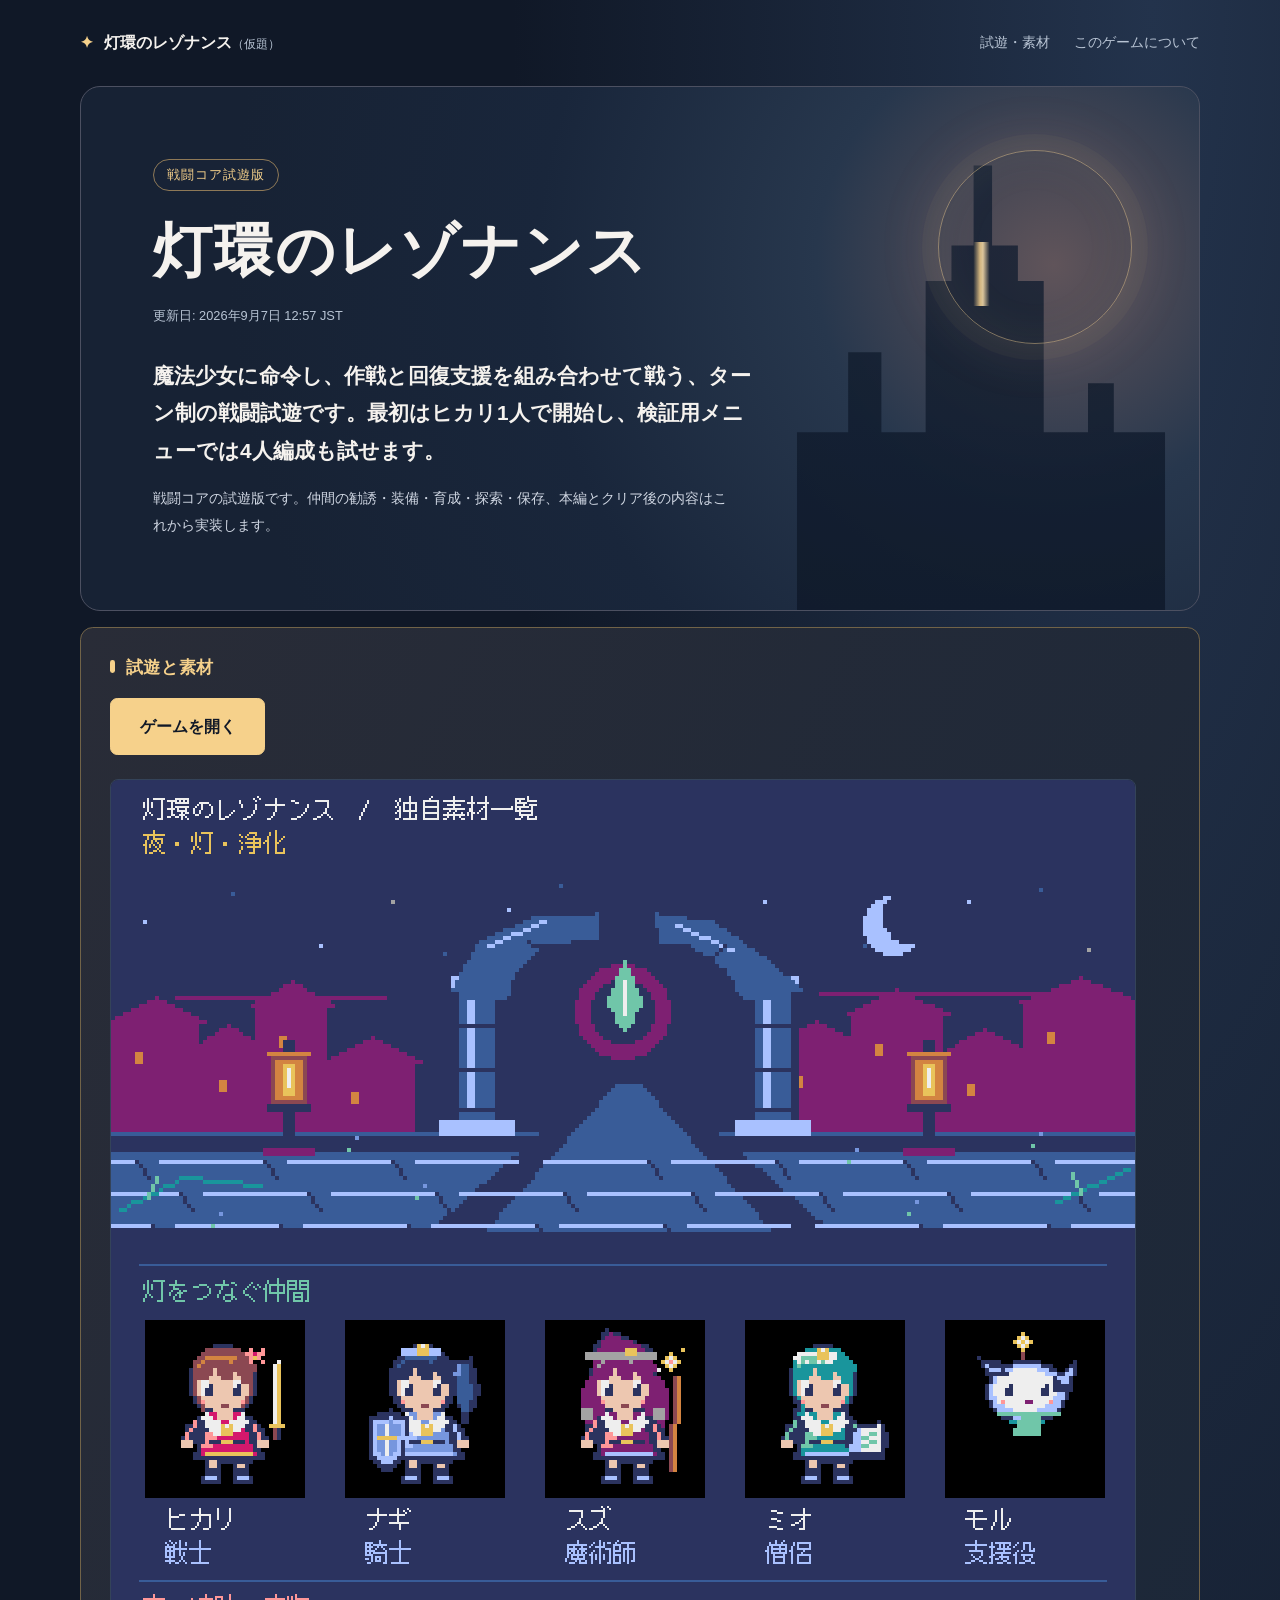
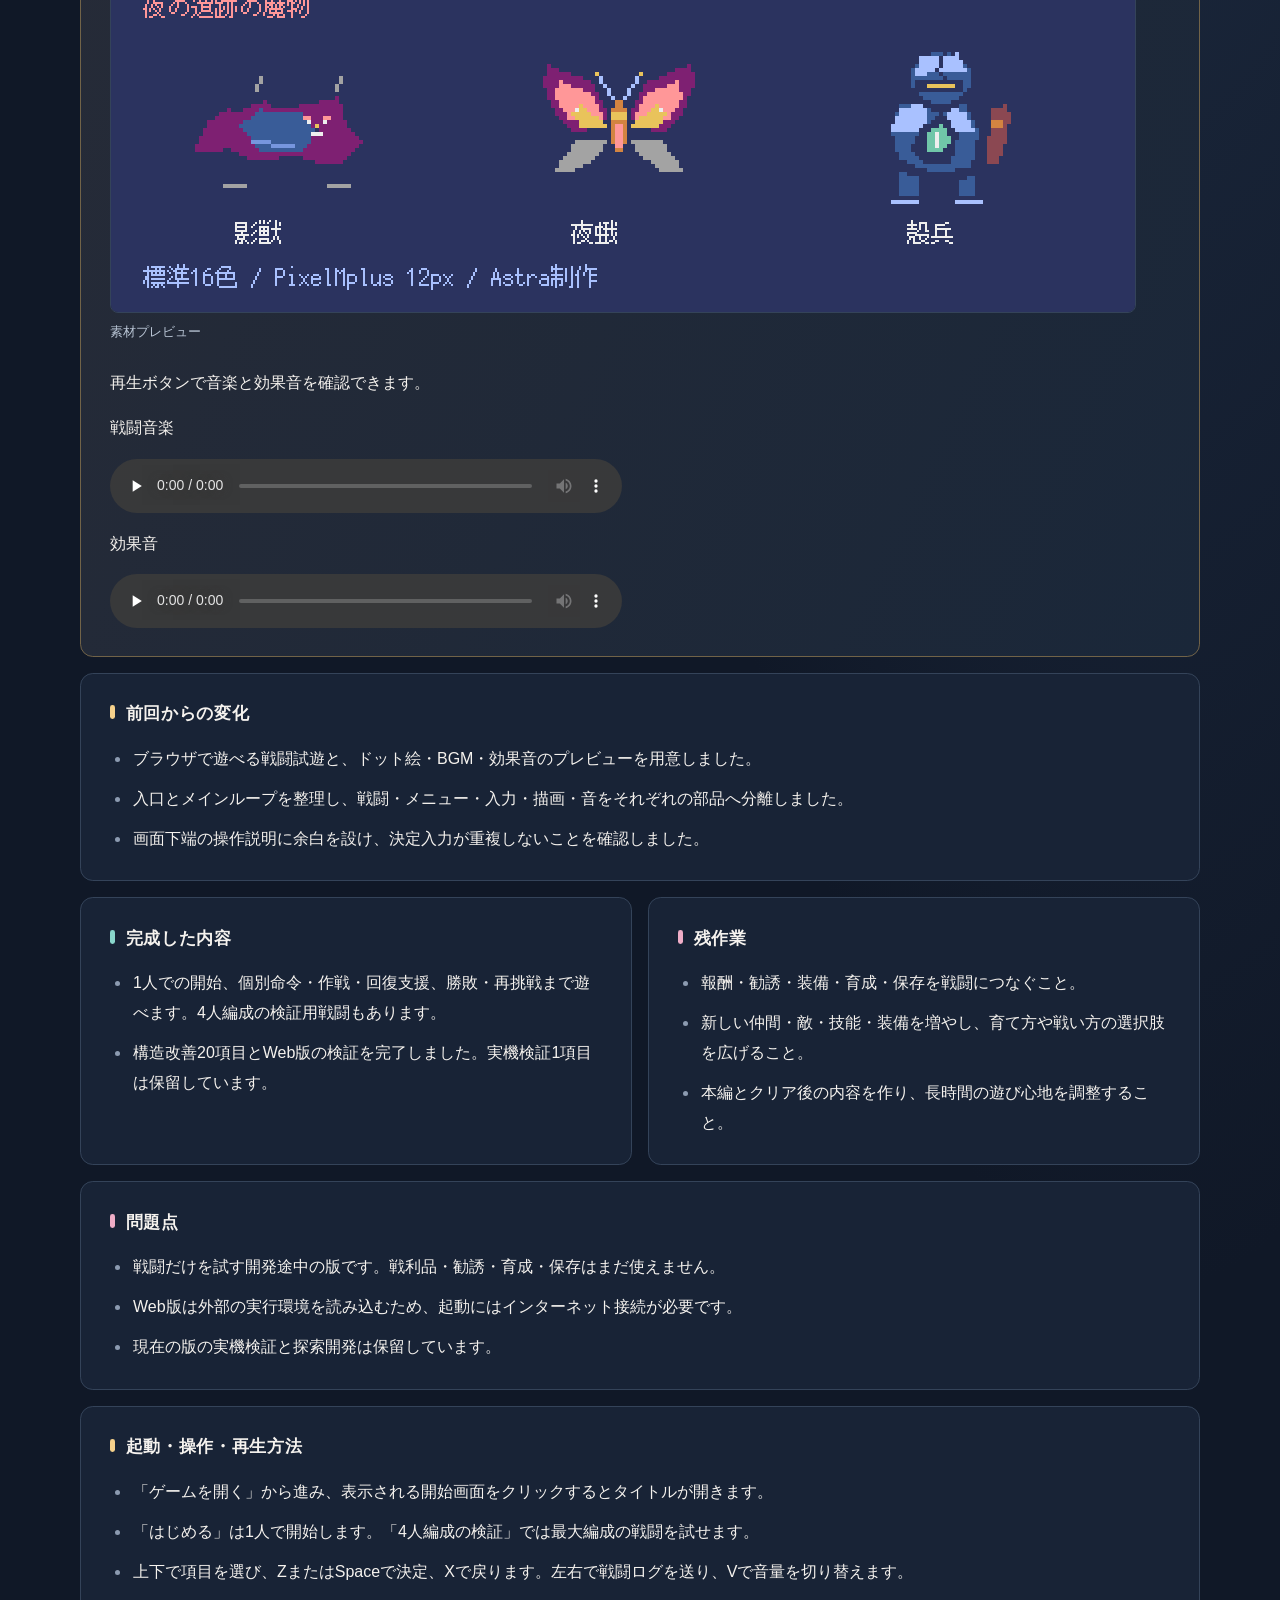
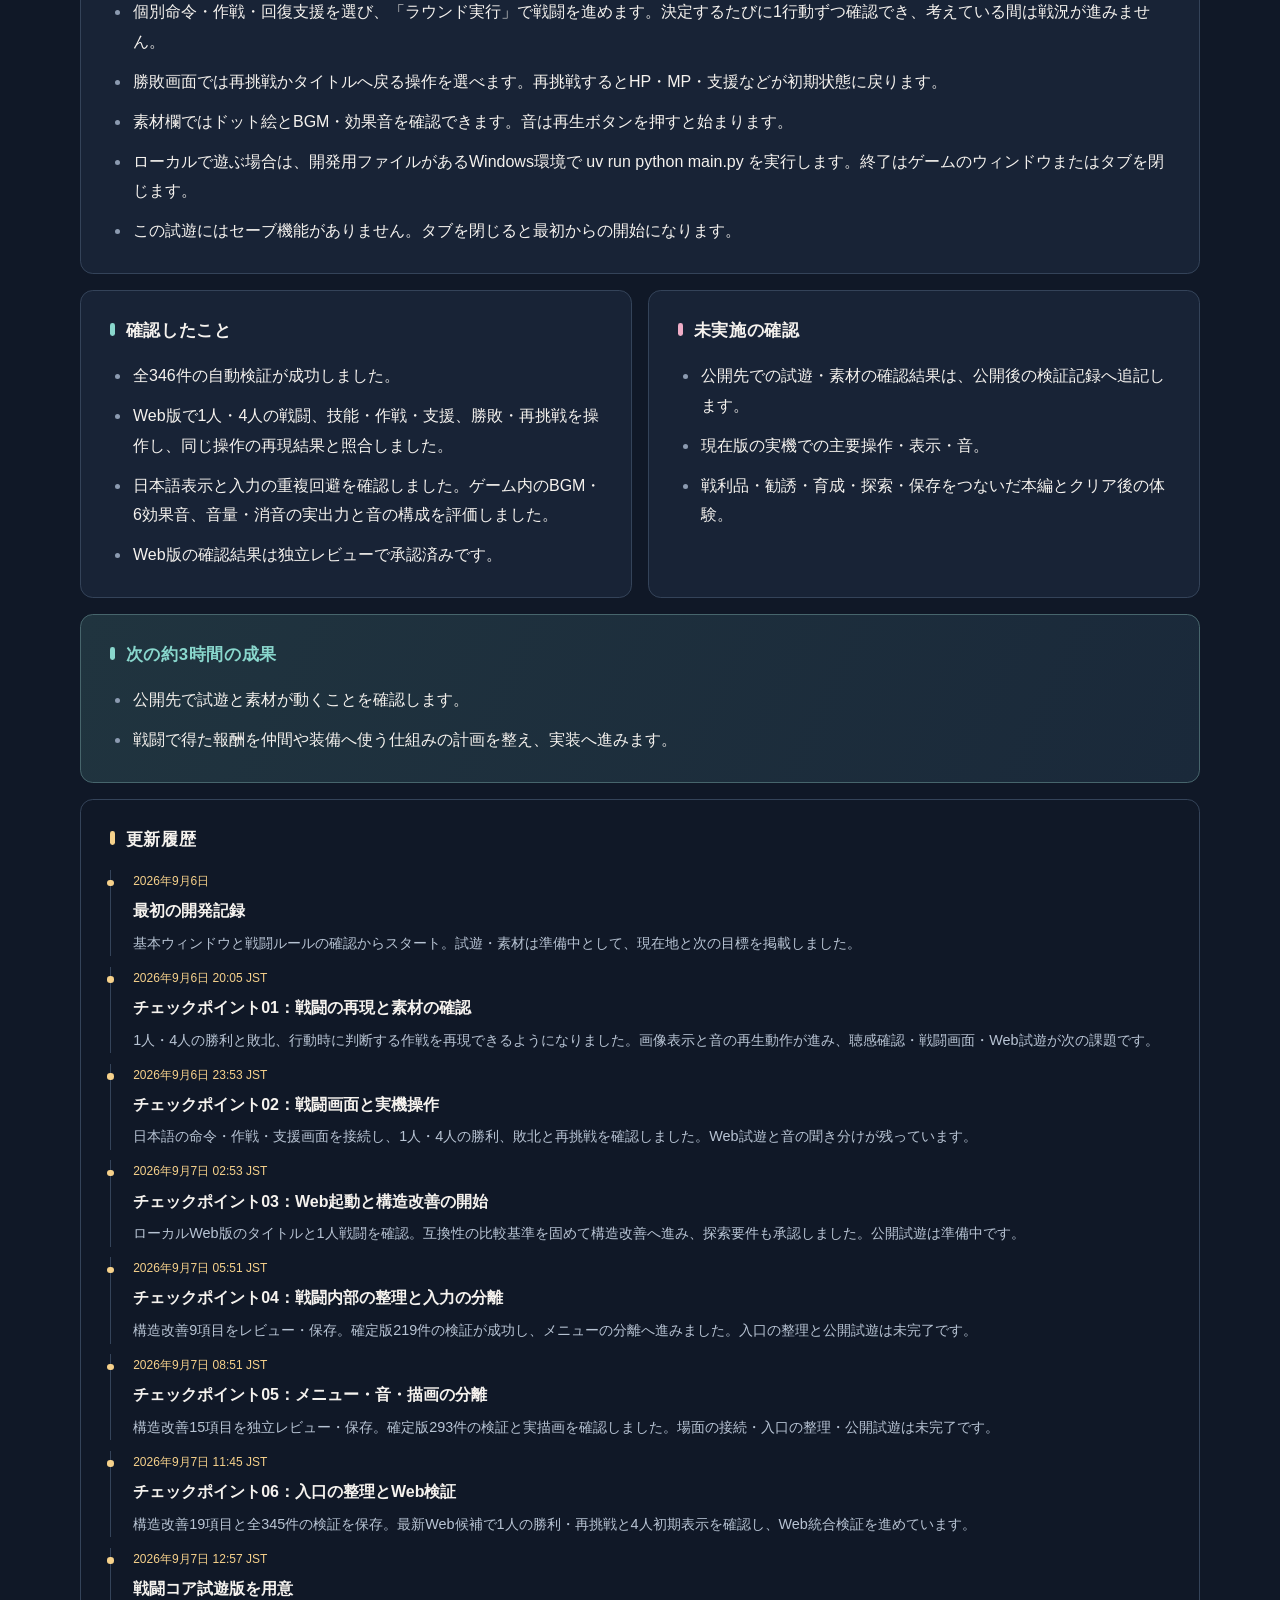
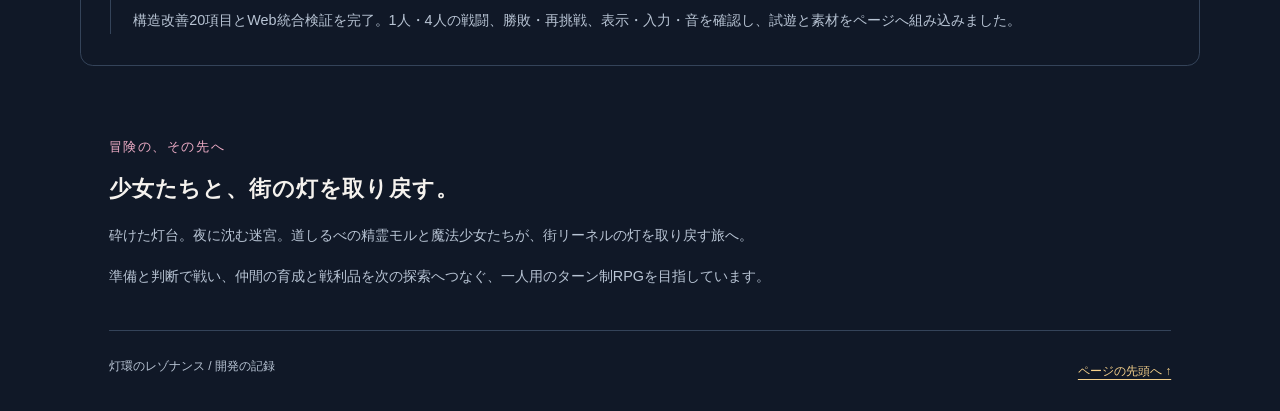
<file: index.html>
<!doctype html>
<html lang="ja">
<head>
  <meta charset="utf-8">
  <meta name="viewport" content="width=device-width, initial-scale=1">
  <meta name="theme-color" content="#101827">
  <meta name="description" content="開発中のターン制RPG『灯環のレゾナンス』。現在の到達点、試遊と素材の準備状況、次に目指す成果をお届けします。">
  <title>灯環のレゾナンス — 開発の記録</title>
  <link rel="stylesheet" href="styles.css">
</head>
<body id="top">
  <a class="skip-link" href="#report">進捗本文へ移動</a>
  <div class="shell">
    <header class="site-header">
      <a class="brand" href="#top"><span class="brand-mark" aria-hidden="true">✦</span> 灯環のレゾナンス<span class="working-title">（仮題）</span></a>
      <nav aria-label="ページ内の案内">
        <a href="#play-title">試遊・素材</a>
        <a href="#about">このゲームについて</a>
      </nav>
    </header>
    <main id="report" tabindex="-1">
      <header class="progress-header">
<p class="status">戦闘コア試遊版</p>
<h1>灯環のレゾナンス</h1>
<p class="updated-at">更新日: 2026年9月7日 12:57 JST</p>
<p class="summary">魔法少女に命令し、作戦と回復支援を組み合わせて戦う、ターン制の戦闘試遊です。最初はヒカリ1人で開始し、検証用メニューでは4人編成も試せます。</p>
<p class="position">戦闘コアの試遊版です。仲間の勧誘・装備・育成・探索・保存、本編とクリア後の内容はこれから実装します。</p>
</header>
<section class="play" aria-labelledby="play-title">
<h2 id="play-title">試遊と素材</h2>
<a class="play-button" href="game.html">ゲームを開く</a>
<figure><img src="previews/sprites.png" alt="キャラクターと戦闘素材のプレビュー"><figcaption>素材プレビュー</figcaption></figure>
<p>再生ボタンで音楽と効果音を確認できます。</p>
<p>戦闘音楽</p><audio controls preload="none" src="previews/battle.wav"><a href="previews/battle.wav">戦闘音楽を開く</a></audio>
<p>効果音</p><audio controls preload="none" src="previews/sfx.wav"><a href="previews/sfx.wav">効果音を開く</a></audio>
</section>
<section class="changes"><h2>前回からの変化</h2><ul>
<li>ブラウザで遊べる戦闘試遊と、ドット絵・BGM・効果音のプレビューを用意しました。</li>
<li>入口とメインループを整理し、戦闘・メニュー・入力・描画・音をそれぞれの部品へ分離しました。</li>
<li>画面下端の操作説明に余白を設け、決定入力が重複しないことを確認しました。</li>
</ul></section>
<section class="completed"><h2>完成した内容</h2><ul>
<li>1人での開始、個別命令・作戦・回復支援、勝敗・再挑戦まで遊べます。4人編成の検証用戦闘もあります。</li>
<li>構造改善20項目とWeb版の検証を完了しました。実機検証1項目は保留しています。</li>
</ul></section>
<section class="remaining"><h2>残作業</h2><ul>
<li>報酬・勧誘・装備・育成・保存を戦闘につなぐこと。</li>
<li>新しい仲間・敵・技能・装備を増やし、育て方や戦い方の選択肢を広げること。</li>
<li>本編とクリア後の内容を作り、長時間の遊び心地を調整すること。</li>
</ul></section>
<section class="issues"><h2>問題点</h2><ul>
<li>戦闘だけを試す開発途中の版です。戦利品・勧誘・育成・保存はまだ使えません。</li>
<li>Web版は外部の実行環境を読み込むため、起動にはインターネット接続が必要です。</li>
<li>現在の版の実機検証と探索開発は保留しています。</li>
</ul></section>
<section class="instructions"><h2>起動・操作・再生方法</h2><ul>
<li>「ゲームを開く」から進み、表示される開始画面をクリックするとタイトルが開きます。</li>
<li>「はじめる」は1人で開始します。「4人編成の検証」では最大編成の戦闘を試せます。</li>
<li>上下で項目を選び、ZまたはSpaceで決定、Xで戻ります。左右で戦闘ログを送り、Vで音量を切り替えます。</li>
<li>個別命令・作戦・回復支援を選び、「ラウンド実行」で戦闘を進めます。決定するたびに1行動ずつ確認でき、考えている間は戦況が進みません。</li>
<li>勝敗画面では再挑戦かタイトルへ戻る操作を選べます。再挑戦するとHP・MP・支援などが初期状態に戻ります。</li>
<li>素材欄ではドット絵とBGM・効果音を確認できます。音は再生ボタンを押すと始まります。</li>
<li>ローカルで遊ぶ場合は、開発用ファイルがあるWindows環境で uv run python main.py を実行します。終了はゲームのウィンドウまたはタブを閉じます。</li>
<li>この試遊にはセーブ機能がありません。タブを閉じると最初からの開始になります。</li>
</ul></section>
<section class="verification"><h2>確認したこと</h2><ul>
<li>全346件の自動検証が成功しました。</li>
<li>Web版で1人・4人の戦闘、技能・作戦・支援、勝敗・再挑戦を操作し、同じ操作の再現結果と照合しました。</li>
<li>日本語表示と入力の重複回避を確認しました。ゲーム内のBGM・6効果音、音量・消音の実出力と音の構成を評価しました。</li>
<li>Web版の確認結果は独立レビューで承認済みです。</li>
</ul></section>
<section class="unverified"><h2>未実施の確認</h2><ul>
<li>公開先での試遊・素材の確認結果は、公開後の検証記録へ追記します。</li>
<li>現在版の実機での主要操作・表示・音。</li>
<li>戦利品・勧誘・育成・探索・保存をつないだ本編とクリア後の体験。</li>
</ul></section>
<section class="next"><h2>次の約3時間の成果</h2><ul>
<li>公開先で試遊と素材が動くことを確認します。</li>
<li>戦闘で得た報酬を仲間や装備へ使う仕組みの計画を整え、実装へ進みます。</li>
</ul></section>
<section class="history"><h2>更新履歴</h2><ol>
<li><p>2026年9月6日</p><h3>最初の開発記録</h3><p>基本ウィンドウと戦闘ルールの確認からスタート。試遊・素材は準備中として、現在地と次の目標を掲載しました。</p></li>
<li><p>2026年9月6日 20:05 JST</p><h3>チェックポイント01：戦闘の再現と素材の確認</h3><p>1人・4人の勝利と敗北、行動時に判断する作戦を再現できるようになりました。画像表示と音の再生動作が進み、聴感確認・戦闘画面・Web試遊が次の課題です。</p></li>
<li><p>2026年9月6日 23:53 JST</p><h3>チェックポイント02：戦闘画面と実機操作</h3><p>日本語の命令・作戦・支援画面を接続し、1人・4人の勝利、敗北と再挑戦を確認しました。Web試遊と音の聞き分けが残っています。</p></li>
<li><p>2026年9月7日 02:53 JST</p><h3>チェックポイント03：Web起動と構造改善の開始</h3><p>ローカルWeb版のタイトルと1人戦闘を確認。互換性の比較基準を固めて構造改善へ進み、探索要件も承認しました。公開試遊は準備中です。</p></li>
<li><p>2026年9月7日 05:51 JST</p><h3>チェックポイント04：戦闘内部の整理と入力の分離</h3><p>構造改善9項目をレビュー・保存。確定版219件の検証が成功し、メニューの分離へ進みました。入口の整理と公開試遊は未完了です。</p></li>
<li><p>2026年9月7日 08:51 JST</p><h3>チェックポイント05：メニュー・音・描画の分離</h3><p>構造改善15項目を独立レビュー・保存。確定版293件の検証と実描画を確認しました。場面の接続・入口の整理・公開試遊は未完了です。</p></li>
<li><p>2026年9月7日 11:45 JST</p><h3>チェックポイント06：入口の整理とWeb検証</h3><p>構造改善19項目と全345件の検証を保存。最新Web候補で1人の勝利・再挑戦と4人初期表示を確認し、Web統合検証を進めています。</p></li>
<li><p>2026年9月7日 12:57 JST</p><h3>戦闘コア試遊版を用意</h3><p>構造改善20項目とWeb統合検証を完了。1人・4人の戦闘、勝敗・再挑戦、表示・入力・音を確認し、試遊と素材をページへ組み込みました。</p></li>
</ol></section>
    </main>
    <footer id="about" class="site-footer">
      <p class="eyebrow">冒険の、その先へ</p>
      <h2>少女たちと、街の灯を取り戻す。</h2>
      <p>砕けた灯台。夜に沈む迷宮。道しるべの精霊モルと魔法少女たちが、街リーネルの灯を取り戻す旅へ。</p>
      <p>準備と判断で戦い、仲間の育成と戦利品を次の探索へつなぐ、一人用のターン制RPGを目指しています。</p>
      <div class="footer-bottom"><span>灯環のレゾナンス / 開発の記録</span><a href="#top">ページの先頭へ ↑</a></div>
    </footer>
  </div>
</body>
</html>
</file>
<file: styles.css>
:root {
  color-scheme: dark;
  --night: #101827;
  --panel: #182336;
  --text: #f5f2ee;
  --muted: #b8c4d4;
  --gold: #f6d18b;
  --pink: #efadc7;
  --teal: #89d7cd;
  --line: #344359;
}

* { box-sizing: border-box; }
html { scroll-padding-top: 1.5rem; }
body {
  margin: 0;
  color: var(--text);
  background: radial-gradient(ellipse at 90% 0%, #23334c 0, transparent 40rem), var(--night);
  font-family: "Yu Gothic", "Hiragino Kaku Gothic ProN", "Meiryo", sans-serif;
  font-size: 1rem;
  line-height: 1.85;
  overflow-wrap: anywhere;
}
a { color: var(--gold); text-underline-offset: .3em; }
a:hover { color: #fff0d4; }
:focus-visible {
  outline: 3px solid var(--teal);
  outline-offset: 5px;
  border-radius: 3px;
}
.shell { width: min(100% - 3rem, 1120px); margin-inline: auto; }
.skip-link {
  position: absolute;
  z-index: 5;
  top: .75rem;
  left: 1rem;
  padding: .55rem 1rem;
  color: var(--night);
  background: var(--gold);
  transform: translateY(-180%);
}
.skip-link:focus { transform: translateY(0); color: var(--night); }
.site-header {
  display: flex;
  align-items: center;
  justify-content: space-between;
  flex-wrap: wrap;
  gap: .5rem 2rem;
  padding-block: 1.4rem;
}
.brand { color: var(--text); font-weight: 700; text-decoration: none; }
.brand-mark { margin-right: .4rem; color: var(--gold); }
.working-title { color: var(--muted); font-size: .75rem; font-weight: 400; }
nav { display: flex; flex-wrap: wrap; gap: .4rem 1.5rem; font-size: .85rem; }
nav a { display: inline-block; padding-block: .5rem; color: var(--muted); text-decoration: none; }
main { display: grid; grid-template-columns: repeat(2, minmax(0, 1fr)); gap: 1rem; }
main > * { min-width: 0; }
.progress-header {
  position: relative;
  isolation: isolate;
  overflow: hidden;
  grid-column: 1 / -1;
  padding: clamp(2rem, 6vw, 4.5rem);
  border: 1px solid #4c5061;
  border-radius: 1.25rem;
  background: radial-gradient(circle at 87% 34%, #60545a 0, #27374d 23%, #19263b 50%, #172234 80%);
}
.progress-header::before {
  content: "";
  position: absolute;
  z-index: -1;
  inset: 15% 3% 0 64%;
  background:
    linear-gradient(90deg, transparent 42%, #f6d18b 49%, #ffe4ad 52%, transparent 59%) 50% 20% / 6rem 4rem no-repeat,
    linear-gradient(#152134, #0e1828);
  clip-path: polygon(0 100%, 0 60%, 14% 60%, 14% 42%, 23% 42%, 23% 60%, 35% 60%, 35% 26%, 42% 26%, 42% 18%, 48% 18%, 48% 0, 53% 0, 53% 18%, 60% 18%, 60% 26%, 67% 26%, 67% 60%, 79% 60%, 79% 49%, 86% 49%, 86% 60%, 100% 60%, 100% 100%);
  opacity: .8;
}
.progress-header::after {
  content: "";
  position: absolute;
  z-index: -1;
  width: 12rem;
  aspect-ratio: 1;
  top: 12%;
  right: 6%;
  border: 1px solid #e2c18a80;
  border-radius: 50%;
  box-shadow: 0 0 0 1rem #f6d18b08, 0 0 4rem #eeb6aa20, inset 0 0 3rem #f6d18b10;
}
.progress-header > * { position: relative; }
.status {
  display: inline-block;
  margin: 0 0 1.2rem;
  padding: .2rem .8rem;
  color: var(--gold);
  border: 1px solid #8e7957;
  border-radius: 2rem;
  background: #182336;
  font-size: .8rem;
  letter-spacing: .08em;
}
h1 { margin: 0; font-size: clamp(2rem, 4.8vw, 3.7rem); line-height: 1.4; letter-spacing: .035em; }
.updated-at { margin-block: .7rem 1.8rem; color: var(--muted); font-size: .8rem; }
.summary { max-width: 38rem; margin: 0; font-size: clamp(1.1rem, 2vw, 1.3rem); font-weight: 700; line-height: 1.8; }
.position { max-width: 36rem; margin: 1rem 0 0; color: #d0d7e3; font-size: .9rem; }
section {
  padding: 1.7rem 1.8rem;
  border: 1px solid var(--line);
  border-radius: .8rem;
  background: var(--panel);
}
h2 { margin: 0 0 1rem; font-size: 1.05rem; line-height: 1.6; letter-spacing: .04em; }
section h2::before { content: ""; display: inline-block; width: .35rem; height: .85rem; margin-right: .65rem; background: var(--gold); border-radius: .15rem; }
section ul { margin: 0; padding-left: 1.3rem; }
li { padding-left: .15rem; }
li + li { margin-top: .65rem; }
li::marker { color: #8c9bb1; }
.play { grid-column: 1 / -1; border-color: #716348; background: linear-gradient(115deg, #292c37, #1a2739); }
.play h2 { color: var(--gold); }
.pending { margin: 0; color: var(--muted); }
.pending::before { content: "◌"; padding-right: .65rem; color: var(--gold); }
.play-button {
  display: inline-block;
  max-width: 100%;
  padding: .8rem 1.8rem;
  border: 1px solid var(--gold);
  border-radius: .45rem;
  color: var(--night);
  background: var(--gold);
  font-weight: 700;
  text-align: center;
  text-decoration: none;
}
.play-button:hover { color: var(--night); background: #ffe3b0; }
figure { margin: 1.5rem 0; }
img { display: block; max-width: 100%; height: auto; border: 1px solid var(--line); border-radius: .5rem; image-rendering: pixelated; }
figcaption { margin-top: .4rem; color: var(--muted); font-size: .8rem; }
audio { display: block; width: min(100%, 32rem); max-width: 100%; min-width: 0; }
.completed h2::before, .verification h2::before { background: var(--teal); }
.remaining h2::before, .unverified h2::before, .issues h2::before { background: var(--pink); }
.changes { grid-column: 1 / -1; }
.issues { grid-column: 1 / -1; }
.instructions { grid-column: 1 / -1; }
.next { grid-column: 1 / -1; background: linear-gradient(115deg, #20343f, #1a293a); border-color: #47656c; }
.next h2 { color: var(--teal); }
.next h2::before { background: var(--teal); }
.history { grid-column: 1 / -1; background: transparent; }
.history ol { margin: 0; padding: 0; list-style: none; }
.history li { position: relative; padding: 0 0 0 1.4rem; border-left: 1px solid var(--line); }
.history li::before { content: ""; position: absolute; top: .6rem; left: -.22rem; width: .4rem; height: .4rem; border-radius: 50%; background: var(--gold); }
.history p { margin: .25rem 0; color: var(--muted); font-size: .9rem; }
.history li > p:first-child { color: var(--gold); font-size: .75rem; }
h3 { margin: .25rem 0; font-size: 1rem; }
.site-footer { padding: 3.5rem 1.8rem 1.5rem; }
.eyebrow { color: var(--pink); font-size: .8rem; letter-spacing: .12em; }
.site-footer h2 { font-size: 1.35rem; }
.site-footer > p:not(.eyebrow) { max-width: 45rem; color: var(--muted); font-size: .9rem; }
.footer-bottom { display: flex; flex-wrap: wrap; justify-content: space-between; gap: 1rem; margin-top: 2.5rem; padding-top: 1.5rem; border-top: 1px solid var(--line); color: var(--muted); font-size: .75rem; }
.footer-bottom a { display: inline-block; padding-block: .3rem; }

@media (max-width: 720px) {
  .shell { width: min(100% - 2rem, 1120px); }
  main { grid-template-columns: minmax(0, 1fr); }
  .site-header { gap: .4rem; padding-block: 1rem; }
  .brand { font-size: .9rem; }
  nav { gap: 1.25rem; font-size: .8rem; }
  .progress-header { padding: 1.8rem 1.35rem; }
  .progress-header::before { inset: 30% 0 0 30%; opacity: .25; }
  .progress-header::after { width: 8rem; top: 10%; right: -3rem; opacity: .35; }
  h1 { font-size: clamp(1.8rem, 7vw, 2.8rem); }
  .summary { font-size: 1.05rem; }
  .position { font-size: .85rem; }
  section { padding: 1.4rem 1.35rem; }
  .site-footer { padding: 2.5rem .35rem 1.5rem; }
  .site-footer h2 { font-size: 1.15rem; }
}

@media (prefers-reduced-motion: no-preference) {
  a { transition: color .15s, background-color .15s; }
}
</file>
